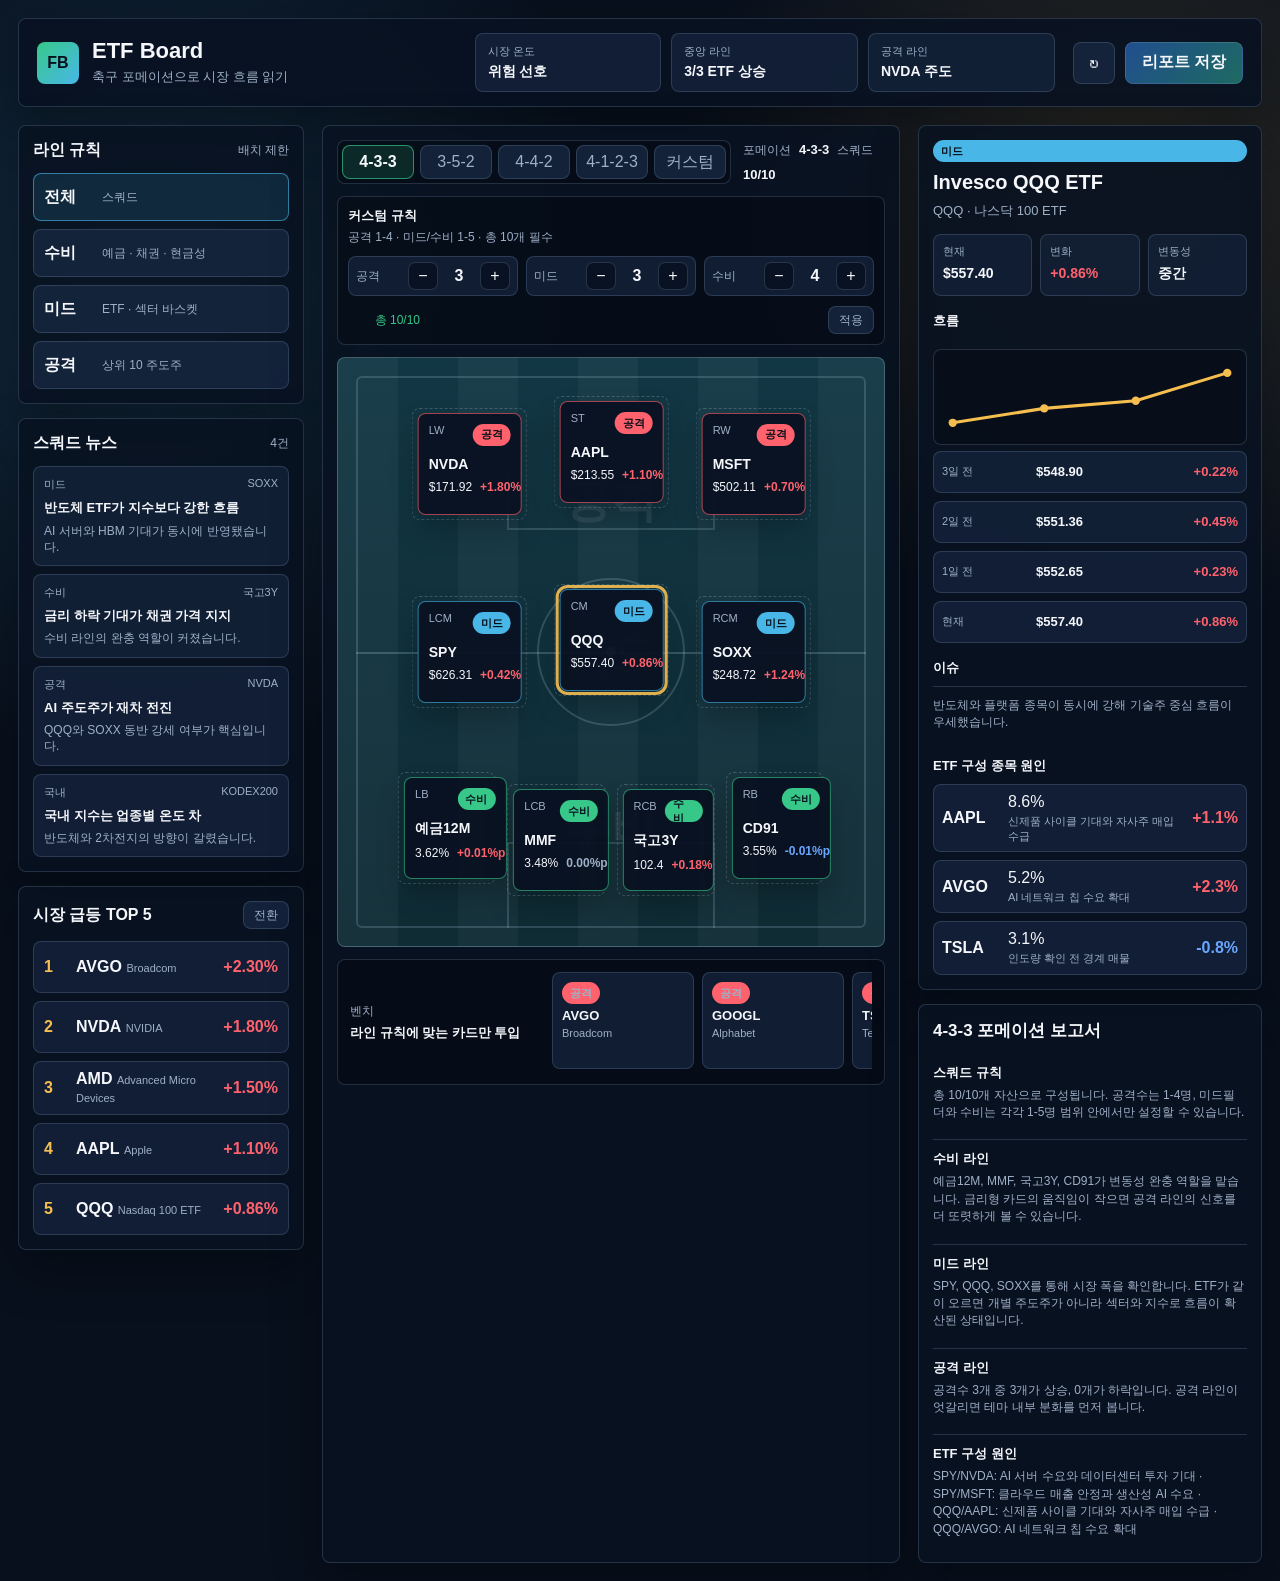
<file: etf-board/index.html>
<!doctype html>
<html lang="ko">
  <head>
    <meta charset="utf-8" />
    <meta name="viewport" content="width=device-width, initial-scale=1" />
    <title>ETF Board</title>
    <link rel="stylesheet" href="assets/styles.css" />
  </head>
  <body>
    <div class="app-shell">
      <header class="topbar">
        <div class="brand">
          <div class="brand-mark" aria-hidden="true">FB</div>
          <div>
            <h1>ETF Board</h1>
            <p>축구 포메이션으로 시장 흐름 읽기</p>
          </div>
        </div>

        <div class="market-strip" aria-label="시장 요약">
          <div>
            <span class="strip-label">시장 온도</span>
            <strong id="marketMood">중립 상승</strong>
          </div>
          <div>
            <span class="strip-label">중앙 라인</span>
            <strong id="midfieldSignal">ETF 확산</strong>
          </div>
          <div>
            <span class="strip-label">공격 라인</span>
            <strong id="attackSignal">AI 주도</strong>
          </div>
        </div>

        <div class="topbar-actions">
          <button class="icon-button" id="refreshReport" type="button" title="리포트 갱신" aria-label="리포트 갱신">
            <span aria-hidden="true">↻</span>
          </button>
          <button class="primary-button" id="downloadReport" type="button">리포트 저장</button>
        </div>
      </header>

      <main class="dashboard">
        <aside class="left-rail" aria-label="시장 탐색">
          <section class="rail-section">
            <div class="section-title">
              <span>라인 규칙</span>
              <small>배치 제한</small>
            </div>
            <div class="rule-list">
              <button class="rule-chip is-active" data-line-filter="all" type="button">
                <strong>전체</strong>
                <span>스쿼드</span>
              </button>
              <button class="rule-chip" data-line-filter="defense" type="button">
                <strong>수비</strong>
                <span>예금 · 채권 · 현금성</span>
              </button>
              <button class="rule-chip" data-line-filter="midfield" type="button">
                <strong>미드</strong>
                <span>ETF · 섹터 바스켓</span>
              </button>
              <button class="rule-chip" data-line-filter="attack" type="button">
                <strong>공격</strong>
                <span>상위 10 주도주</span>
              </button>
            </div>
          </section>

          <section class="rail-section">
            <div class="section-title">
              <span>스쿼드 뉴스</span>
              <small id="newsCount">0건</small>
            </div>
            <div class="news-list" id="newsList"></div>
          </section>

          <section class="rail-section">
            <div class="section-title">
              <span>시장 급등 TOP 5</span>
              <button class="mini-button" id="rotateMovers" type="button">전환</button>
            </div>
            <div class="mover-list" id="moverList"></div>
          </section>
        </aside>

        <section class="field-shell" aria-label="포메이션 보드">
          <div class="field-toolbar">
            <div class="segmented formation-tabs" role="group" aria-label="포메이션">
              <button class="segment is-active" data-formation-key="4-3-3" type="button">4-3-3</button>
              <button class="segment" data-formation-key="3-5-2" type="button">3-5-2</button>
              <button class="segment" data-formation-key="4-4-2" type="button">4-4-2</button>
              <button class="segment" data-formation-key="4-1-2-3" type="button">4-1-2-3</button>
              <button class="segment" data-formation-key="custom" type="button">커스텀</button>
            </div>
            <div class="session-meta">
              <span>포메이션</span>
              <strong id="formationName">4-3-3</strong>
              <span>스쿼드</span>
              <strong id="squadCount">10/10</strong>
            </div>
          </div>

          <div class="custom-panel" id="customPanel" aria-label="커스텀 포메이션 설정">
            <div class="custom-rule">
              <strong>커스텀 규칙</strong>
              <span>공격 1-4 · 미드/수비 1-5 · 총 10개 필수</span>
            </div>
            <div class="line-steppers">
              <div class="line-stepper">
                <span>공격</span>
                <button type="button" data-custom-adjust="attack:-1" aria-label="공격수 줄이기">−</button>
                <strong data-custom-value="attack">3</strong>
                <button type="button" data-custom-adjust="attack:1" aria-label="공격수 늘리기">+</button>
              </div>
              <div class="line-stepper">
                <span>미드</span>
                <button type="button" data-custom-adjust="midfield:-1" aria-label="미드필더 줄이기">−</button>
                <strong data-custom-value="midfield">3</strong>
                <button type="button" data-custom-adjust="midfield:1" aria-label="미드필더 늘리기">+</button>
              </div>
              <div class="line-stepper">
                <span>수비</span>
                <button type="button" data-custom-adjust="defense:-1" aria-label="수비수 줄이기">−</button>
                <strong data-custom-value="defense">4</strong>
                <button type="button" data-custom-adjust="defense:1" aria-label="수비수 늘리기">+</button>
              </div>
            </div>
            <div class="custom-actions">
              <span id="customRuleStatus">총 10/10</span>
              <button class="mini-button" id="applyCustomFormation" type="button">적용</button>
            </div>
          </div>

          <div class="pitch" id="pitch" aria-label="축구장형 자산 배치판">
            <div class="pitch-line halfway"></div>
            <div class="pitch-line box-top"></div>
            <div class="pitch-line box-bottom"></div>
            <div class="pitch-circle"></div>
            <div class="pitch-label attack">공격</div>
            <div class="pitch-label midfield">미드</div>
            <div class="pitch-label defense">수비</div>
          </div>

          <div class="bench-strip">
            <div>
              <span class="bench-label">벤치</span>
              <strong id="benchHint">라인 규칙에 맞는 카드만 투입</strong>
            </div>
            <div class="bench-list" id="benchList" aria-label="벤치 종목"></div>
          </div>
        </section>

        <aside class="right-rail" aria-label="상세 정보">
          <section class="detail-panel" id="assetDetail"></section>
          <section class="report-panel" id="reportPanel"></section>
        </aside>
      </main>
    </div>

    <div class="toast" id="toast" role="status" aria-live="polite"></div>

    <script src="assets/app.js"></script>
  </body>
</html>
</file>
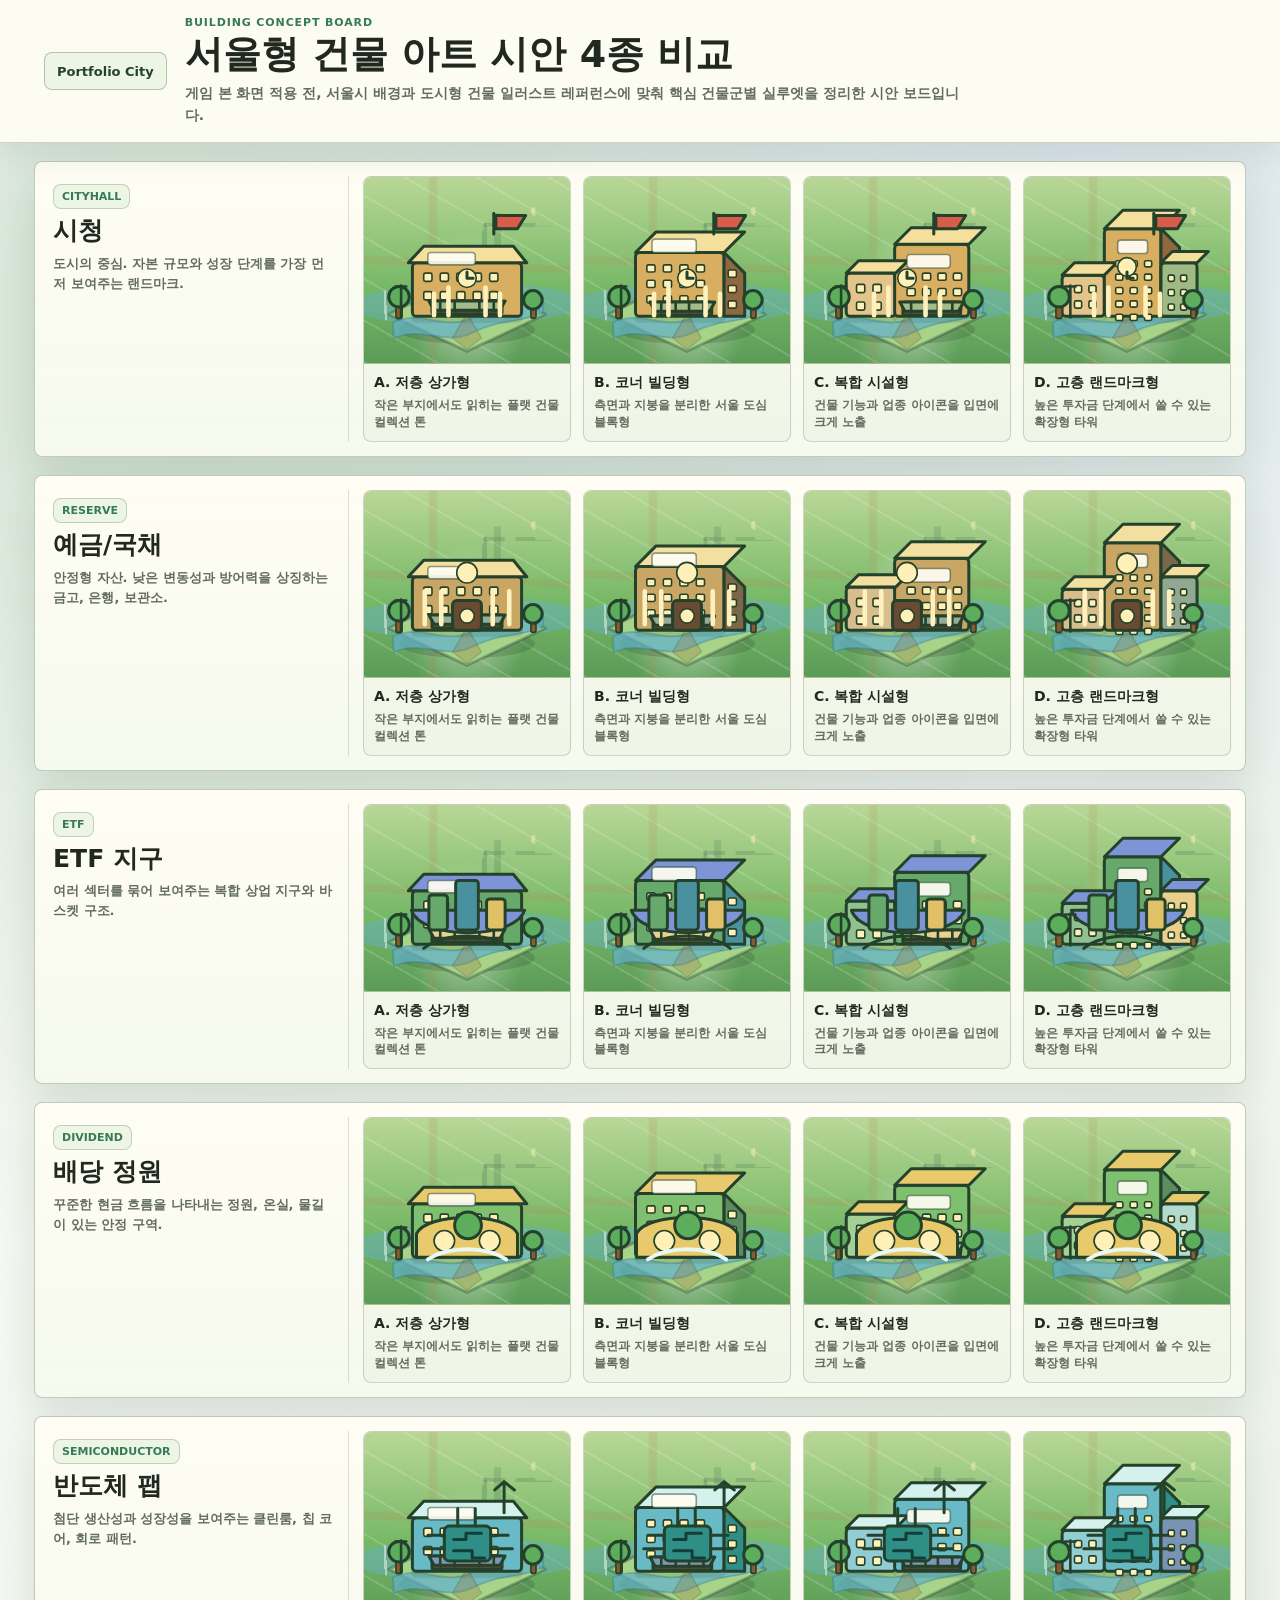
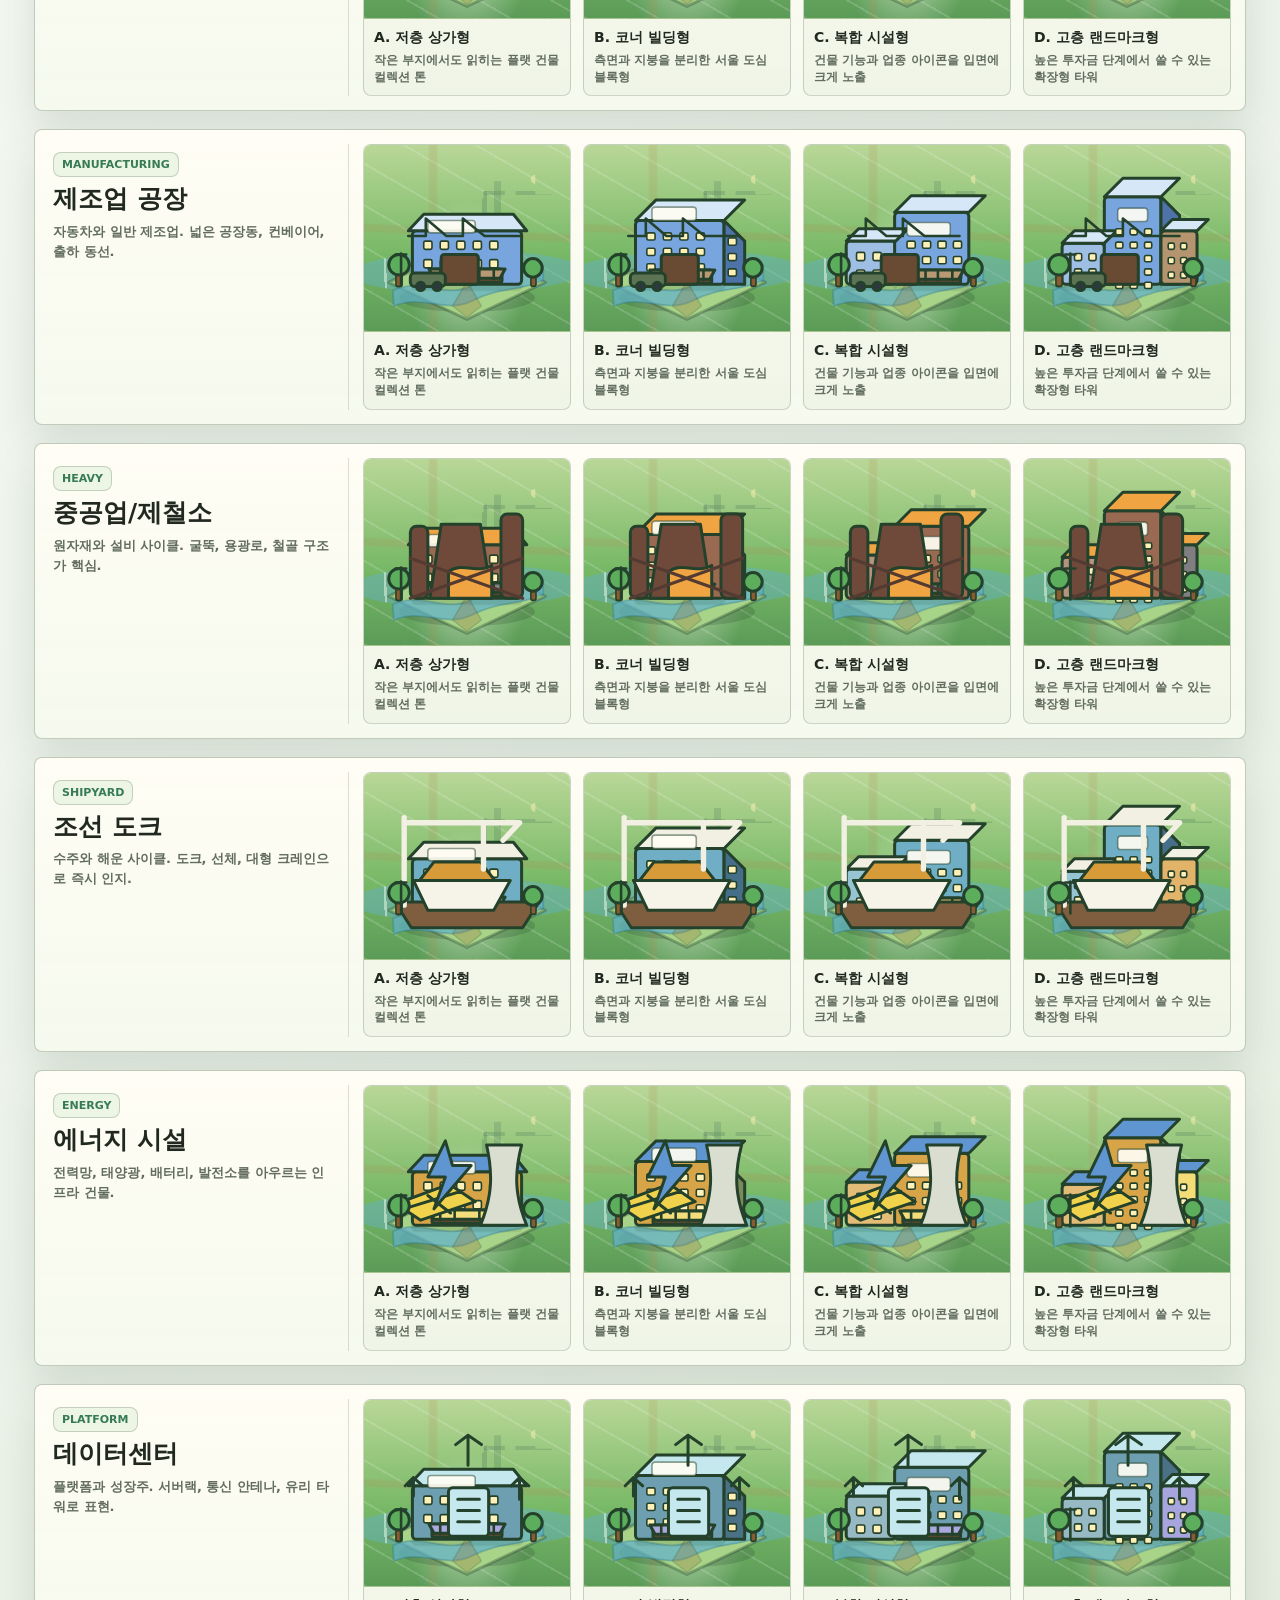
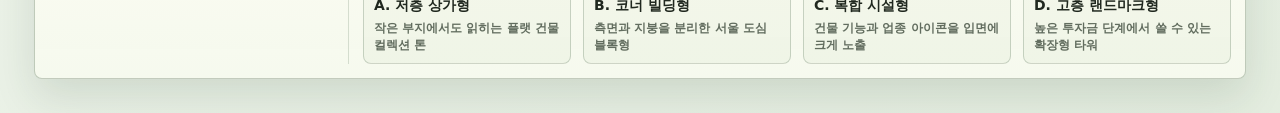
<file: portfolio-city/art-board.html>
<!doctype html>
<html lang="ko">
  <head>
    <meta charset="utf-8" />
    <meta name="viewport" content="width=device-width, initial-scale=1" />
    <title>Portfolio City Art Board</title>
    <link rel="stylesheet" href="./assets/art-board.css?v=20260811-seoul-geo" />
  </head>
  <body>
    <header class="art-header">
      <a class="back-link" href="./">Portfolio City</a>
      <div>
        <span class="eyebrow">BUILDING CONCEPT BOARD</span>
        <h1>서울형 건물 아트 시안 4종 비교</h1>
        <p>게임 본 화면 적용 전, 서울시 배경과 도시형 건물 일러스트 레퍼런스에 맞춰 핵심 건물군별 실루엣을 정리한 시안 보드입니다.</p>
      </div>
    </header>

    <main class="art-board" id="artBoard"></main>

    <script src="./assets/art-board.js?v=20260811-seoul-geo"></script>
  </body>
</html>
</file>
<file: etf-board/assets/styles.css>
:root {
  --bg: #08101d;
  --surface: #101a2d;
  --surface-strong: #16253d;
  --line: rgba(142, 169, 204, 0.22);
  --text: #f5f7fb;
  --muted: #9fb0c7;
  --green: #37c889;
  --amber: #f6be4f;
  --red: #ff626d;
  --cyan: #48b7e8;
  --violet: #9c7df5;
  --navy: #0b1526;
  --field-1: #0f2b34;
  --field-2: #123744;
  --shadow: 0 20px 50px rgba(0, 0, 0, 0.32);
  color-scheme: dark;
  font-family: Inter, Pretendard, "Noto Sans KR", "Segoe UI", sans-serif;
}

* {
  box-sizing: border-box;
}

body {
  margin: 0;
  min-width: 320px;
  min-height: 100vh;
  background:
    radial-gradient(circle at 12% 18%, rgba(72, 183, 232, 0.16), transparent 28%),
    radial-gradient(circle at 88% 12%, rgba(246, 190, 79, 0.14), transparent 25%),
    var(--bg);
  color: var(--text);
}

button {
  font: inherit;
}

.app-shell {
  min-height: 100vh;
  padding: 18px;
}

.topbar {
  display: grid;
  grid-template-columns: minmax(220px, 1fr) minmax(360px, 580px) auto;
  gap: 18px;
  align-items: center;
  min-height: 76px;
  padding: 14px 18px;
  border: 1px solid var(--line);
  border-radius: 8px;
  background: rgba(9, 18, 33, 0.88);
  box-shadow: var(--shadow);
}

.brand {
  display: flex;
  align-items: center;
  gap: 13px;
  min-width: 0;
}

.brand-mark {
  display: grid;
  place-items: center;
  width: 42px;
  height: 42px;
  border-radius: 8px;
  background: linear-gradient(135deg, var(--green), var(--cyan));
  color: #06101b;
  font-weight: 900;
  letter-spacing: 0;
}

.brand h1 {
  margin: 0;
  font-size: 22px;
  line-height: 1.1;
  letter-spacing: 0;
}

.brand p {
  margin: 5px 0 0;
  color: var(--muted);
  font-size: 13px;
}

.market-strip {
  display: grid;
  grid-template-columns: repeat(3, minmax(0, 1fr));
  gap: 10px;
}

.market-strip > div {
  min-width: 0;
  padding: 10px 12px;
  border: 1px solid var(--line);
  border-radius: 8px;
  background: rgba(22, 37, 61, 0.72);
}

.strip-label {
  display: block;
  color: var(--muted);
  font-size: 11px;
  white-space: nowrap;
}

.market-strip strong {
  display: block;
  margin-top: 4px;
  overflow: hidden;
  font-size: 14px;
  text-overflow: ellipsis;
  white-space: nowrap;
}

.topbar-actions {
  display: flex;
  justify-content: flex-end;
  gap: 10px;
}

.icon-button,
.primary-button,
.mini-button,
.segment,
.rule-chip {
  border: 1px solid var(--line);
  border-radius: 8px;
  color: var(--text);
  background: rgba(22, 37, 61, 0.9);
  cursor: pointer;
}

.icon-button {
  width: 42px;
  height: 42px;
  font-size: 20px;
}

.primary-button {
  height: 42px;
  padding: 0 16px;
  background: linear-gradient(135deg, #214e8e, #1d6a61);
  font-weight: 800;
}

.dashboard {
  display: grid;
  grid-template-columns: 286px minmax(560px, 1fr) 344px;
  gap: 18px;
  margin-top: 18px;
}

.left-rail,
.right-rail,
.field-shell {
  min-width: 0;
}

.left-rail,
.right-rail {
  display: grid;
  align-content: start;
  gap: 14px;
}

.rail-section,
.detail-panel,
.report-panel,
.field-shell {
  border: 1px solid var(--line);
  border-radius: 8px;
  background: rgba(9, 18, 33, 0.86);
  box-shadow: var(--shadow);
}

.rail-section,
.detail-panel,
.report-panel {
  padding: 14px;
}

.section-title {
  display: flex;
  align-items: center;
  justify-content: space-between;
  gap: 12px;
  margin-bottom: 12px;
}

.section-title span {
  font-weight: 850;
}

.section-title small {
  color: var(--muted);
  font-size: 12px;
}

.rule-list {
  display: grid;
  gap: 8px;
}

.rule-chip {
  display: grid;
  grid-template-columns: 48px 1fr;
  gap: 10px;
  align-items: center;
  min-height: 48px;
  padding: 8px 10px;
  text-align: left;
}

.rule-chip strong {
  color: var(--text);
}

.rule-chip span {
  overflow: hidden;
  color: var(--muted);
  font-size: 12px;
  text-overflow: ellipsis;
  white-space: nowrap;
}

.rule-chip.is-active {
  border-color: rgba(72, 183, 232, 0.62);
  background: rgba(72, 183, 232, 0.13);
}

.news-list,
.mover-list {
  display: grid;
  gap: 8px;
}

.news-item,
.mover-item,
.bench-card,
.flow-row,
.holding-row {
  border: 1px solid var(--line);
  border-radius: 8px;
  background: rgba(22, 37, 61, 0.72);
}

.news-item {
  padding: 10px;
}

.news-item header {
  display: flex;
  justify-content: space-between;
  gap: 8px;
  color: var(--muted);
  font-size: 11px;
}

.news-item strong {
  display: block;
  margin-top: 7px;
  font-size: 13px;
  line-height: 1.35;
}

.news-item p {
  margin: 6px 0 0;
  color: var(--muted);
  font-size: 12px;
  line-height: 1.35;
}

.mini-button {
  height: 28px;
  padding: 0 10px;
  color: var(--muted);
  font-size: 12px;
}

.mover-item {
  display: grid;
  grid-template-columns: 24px 1fr auto;
  gap: 8px;
  align-items: center;
  min-height: 52px;
  padding: 8px 10px;
}

.rank {
  color: var(--amber);
  font-weight: 900;
}

.mover-item strong,
.bench-card strong {
  overflow: hidden;
  text-overflow: ellipsis;
  white-space: nowrap;
}

.mover-item span,
.bench-card span {
  color: var(--muted);
  font-size: 11px;
}

.positive {
  color: var(--red);
}

.negative {
  color: #69a7ff;
}

.neutral {
  color: var(--muted);
}

.field-shell {
  padding: 14px;
}

.field-toolbar {
  display: flex;
  justify-content: space-between;
  gap: 12px;
  align-items: center;
  margin-bottom: 12px;
}

.segmented {
  display: inline-grid;
  grid-template-columns: repeat(3, 76px);
  gap: 6px;
  padding: 4px;
  border: 1px solid var(--line);
  border-radius: 8px;
  background: rgba(3, 8, 16, 0.5);
}

.formation-tabs {
  grid-template-columns: repeat(5, minmax(72px, 1fr));
}

.segment {
  min-height: 34px;
  color: var(--muted);
}

.segment.is-active {
  border-color: rgba(55, 200, 137, 0.68);
  background: rgba(55, 200, 137, 0.15);
  color: var(--text);
  font-weight: 850;
}

.session-meta {
  display: flex;
  flex-wrap: wrap;
  gap: 8px;
  align-items: baseline;
  color: var(--muted);
  font-size: 12px;
}

.session-meta strong {
  color: var(--text);
  font-size: 13px;
}

.custom-panel {
  display: grid;
  grid-template-columns: 1fr;
  gap: 10px;
  align-items: center;
  margin-bottom: 12px;
  padding: 10px;
  border: 1px solid var(--line);
  border-radius: 8px;
  background: rgba(3, 8, 16, 0.42);
}

.custom-rule {
  min-width: 0;
}

.custom-rule strong,
.custom-rule span {
  display: block;
}

.custom-rule strong {
  font-size: 13px;
}

.custom-rule span {
  margin-top: 4px;
  overflow: hidden;
  color: var(--muted);
  font-size: 12px;
  text-overflow: ellipsis;
  white-space: nowrap;
}

.line-steppers {
  display: grid;
  grid-template-columns: repeat(3, minmax(0, 1fr));
  gap: 8px;
}

.line-stepper {
  display: grid;
  grid-template-columns: 1fr 30px 32px 30px;
  gap: 5px;
  align-items: center;
  min-height: 38px;
  padding: 5px 7px;
  border: 1px solid var(--line);
  border-radius: 8px;
  background: rgba(22, 37, 61, 0.72);
}

.line-stepper span {
  color: var(--muted);
  font-size: 12px;
}

.line-stepper strong {
  text-align: center;
}

.line-stepper button {
  width: 30px;
  height: 28px;
  border: 1px solid var(--line);
  border-radius: 7px;
  background: rgba(9, 18, 33, 0.9);
  color: var(--text);
  cursor: pointer;
}

.line-stepper button:disabled,
.custom-actions button:disabled {
  cursor: not-allowed;
  opacity: 0.42;
}

.custom-actions {
  display: flex;
  justify-content: space-between;
  gap: 8px;
  align-items: center;
}

.custom-actions span {
  min-width: 72px;
  color: var(--muted);
  font-size: 12px;
  text-align: right;
}

.custom-actions span.is-valid {
  color: var(--green);
}

.custom-actions span.is-invalid {
  color: var(--red);
}

.pitch {
  position: relative;
  overflow: hidden;
  width: 100%;
  min-height: 590px;
  border: 1px solid rgba(178, 208, 230, 0.28);
  border-radius: 8px;
  background:
    linear-gradient(90deg, rgba(255, 255, 255, 0.035) 0 11%, transparent 11% 22%, rgba(255, 255, 255, 0.035) 22% 33%, transparent 33% 44%, rgba(255, 255, 255, 0.035) 44% 55%, transparent 55% 66%, rgba(255, 255, 255, 0.035) 66% 77%, transparent 77% 88%, rgba(255, 255, 255, 0.035) 88% 100%),
    linear-gradient(180deg, var(--field-2), var(--field-1));
}

.pitch::before {
  content: "";
  position: absolute;
  inset: 18px;
  border: 2px solid rgba(175, 211, 228, 0.2);
  border-radius: 6px;
  pointer-events: none;
}

.pitch-line {
  position: absolute;
  left: 18px;
  right: 18px;
  height: 2px;
  background: rgba(175, 211, 228, 0.24);
}

.pitch-line.halfway {
  top: 50%;
}

.pitch-line.box-top {
  top: 20%;
  left: 31%;
  right: 31%;
  height: 54px;
  border: 2px solid rgba(175, 211, 228, 0.2);
  border-top: 0;
  background: transparent;
}

.pitch-line.box-bottom {
  bottom: 18px;
  left: 31%;
  right: 31%;
  height: 86px;
  border: 2px solid rgba(175, 211, 228, 0.2);
  border-bottom: 0;
  background: transparent;
}

.pitch-circle {
  position: absolute;
  top: 50%;
  left: 50%;
  width: 148px;
  height: 148px;
  border: 2px solid rgba(175, 211, 228, 0.21);
  border-radius: 999px;
  transform: translate(-50%, -50%);
}

.pitch-circle::after {
  content: "";
  position: absolute;
  top: 50%;
  left: 50%;
  width: 10px;
  height: 10px;
  border-radius: 999px;
  background: rgba(245, 247, 251, 0.45);
  transform: translate(-50%, -50%);
}

.pitch-label {
  position: absolute;
  left: 50%;
  color: rgba(245, 247, 251, 0.09);
  font-size: 46px;
  font-weight: 950;
  letter-spacing: 0;
  transform: translateX(-50%);
  pointer-events: none;
}

.pitch-label.attack {
  top: 112px;
}

.pitch-label.midfield {
  top: calc(50% - 28px);
}

.pitch-label.defense {
  bottom: 86px;
}

.slot {
  position: absolute;
  display: grid;
  place-items: center;
  width: var(--slot-width, min(142px, 22%));
  min-height: 112px;
  border: 1px dashed rgba(180, 207, 228, 0.25);
  border-radius: 8px;
  transform: translate(-50%, -50%);
  transition: border-color 0.16s ease, background 0.16s ease, transform 0.16s ease;
}

.slot.can-drop {
  border-color: rgba(55, 200, 137, 0.88);
  background: rgba(55, 200, 137, 0.1);
}

.slot.cannot-drop {
  border-color: rgba(255, 98, 109, 0.88);
  background: rgba(255, 98, 109, 0.08);
}

.slot-empty {
  display: grid;
  place-items: center;
  width: calc(100% - 18px);
  min-height: 92px;
  color: rgba(245, 247, 251, 0.42);
  font-size: 12px;
  text-align: center;
}

.formation-card {
  width: calc(100% - 10px);
  min-height: 102px;
  padding: 10px;
  border: 1px solid var(--line);
  border-radius: 8px;
  background: rgba(9, 18, 33, 0.94);
  box-shadow: 0 14px 28px rgba(0, 0, 0, 0.24);
  cursor: pointer;
}

.formation-card.is-selected {
  outline: 3px solid rgba(246, 190, 79, 0.9);
  outline-offset: 1px;
}

.formation-card[data-line="defense"] {
  border-color: rgba(55, 200, 137, 0.62);
}

.formation-card[data-line="midfield"] {
  border-color: rgba(72, 183, 232, 0.62);
}

.formation-card[data-line="attack"] {
  border-color: rgba(255, 98, 109, 0.62);
}

.card-kicker {
  display: flex;
  justify-content: space-between;
  gap: 8px;
  color: var(--muted);
  font-size: 11px;
}

.card-name {
  display: block;
  margin-top: 10px;
  overflow: hidden;
  color: var(--text);
  font-size: 14px;
  font-weight: 900;
  text-overflow: ellipsis;
  white-space: nowrap;
}

.card-price {
  display: flex;
  justify-content: space-between;
  gap: 8px;
  margin-top: 8px;
  font-size: 12px;
}

.bench-strip {
  display: grid;
  grid-template-columns: 190px 1fr;
  gap: 12px;
  align-items: center;
  min-height: 98px;
  margin-top: 12px;
  padding: 12px;
  border: 1px solid var(--line);
  border-radius: 8px;
  background: rgba(3, 8, 16, 0.46);
}

.bench-label {
  display: block;
  color: var(--muted);
  font-size: 12px;
}

.bench-strip strong {
  display: block;
  margin-top: 4px;
  font-size: 13px;
}

.bench-list {
  display: grid;
  grid-auto-flow: column;
  grid-auto-columns: 142px;
  gap: 8px;
  overflow-x: auto;
  padding-bottom: 3px;
}

.bench-card {
  min-height: 70px;
  padding: 9px;
  cursor: grab;
}

.bench-card:active {
  cursor: grabbing;
}

.bench-card.is-picked {
  border-color: rgba(246, 190, 79, 0.8);
  background: rgba(246, 190, 79, 0.12);
}

.line-badge,
.detail-badge {
  display: inline-flex;
  align-items: center;
  height: 22px;
  padding: 0 8px;
  border-radius: 999px;
  color: #06101b;
  font-size: 11px;
  font-weight: 900;
}

.line-badge.defense,
.detail-badge.defense {
  background: var(--green);
}

.line-badge.midfield,
.detail-badge.midfield {
  background: var(--cyan);
}

.line-badge.attack,
.detail-badge.attack {
  background: var(--red);
}

.detail-heading {
  display: grid;
  gap: 8px;
  margin-bottom: 14px;
}

.detail-heading h2 {
  margin: 0;
  font-size: 20px;
  line-height: 1.2;
}

.detail-heading p {
  margin: 0;
  color: var(--muted);
  font-size: 13px;
}

.metric-grid {
  display: grid;
  grid-template-columns: repeat(3, minmax(0, 1fr));
  gap: 8px;
  margin-bottom: 14px;
}

.metric {
  min-height: 62px;
  padding: 9px;
  border: 1px solid var(--line);
  border-radius: 8px;
  background: rgba(22, 37, 61, 0.64);
}

.metric span {
  display: block;
  color: var(--muted);
  font-size: 11px;
}

.metric strong {
  display: block;
  margin-top: 6px;
  overflow: hidden;
  font-size: 14px;
  text-overflow: ellipsis;
  white-space: nowrap;
}

.detail-subtitle {
  margin: 16px 0 9px;
  font-size: 13px;
  font-weight: 900;
}

.flow-list,
.holding-list,
.report-lines {
  display: grid;
  gap: 8px;
}

.flow-row {
  display: grid;
  grid-template-columns: 86px 1fr auto;
  gap: 8px;
  align-items: center;
  min-height: 42px;
  padding: 8px;
}

.flow-row span {
  color: var(--muted);
  font-size: 11px;
}

.flow-row strong {
  font-size: 13px;
}

.sparkline {
  width: 100%;
  min-height: 88px;
  margin: 10px 0 2px;
  border: 1px solid var(--line);
  border-radius: 8px;
  background: rgba(3, 8, 16, 0.38);
}

.sparkline polyline {
  fill: none;
  stroke: var(--amber);
  stroke-width: 3;
  stroke-linecap: round;
  stroke-linejoin: round;
}

.sparkline circle {
  fill: var(--amber);
}

.holding-row {
  display: grid;
  grid-template-columns: 58px 1fr auto;
  gap: 8px;
  min-height: 52px;
  align-items: center;
  padding: 8px;
}

.holding-row p {
  margin: 3px 0 0;
  color: var(--muted);
  font-size: 11px;
  line-height: 1.3;
}

.report-panel h2 {
  margin: 0 0 12px;
  font-size: 17px;
}

.report-line {
  padding: 10px 0;
  border-top: 1px solid var(--line);
}

.report-line:first-child {
  border-top: 0;
}

.report-line strong {
  display: block;
  margin-bottom: 5px;
  font-size: 13px;
}

.report-line p {
  margin: 0;
  color: var(--muted);
  font-size: 12px;
  line-height: 1.45;
}

.toast {
  position: fixed;
  right: 22px;
  bottom: 22px;
  z-index: 20;
  max-width: min(420px, calc(100vw - 44px));
  padding: 12px 14px;
  border: 1px solid rgba(246, 190, 79, 0.64);
  border-radius: 8px;
  background: rgba(10, 18, 31, 0.96);
  color: var(--text);
  box-shadow: var(--shadow);
  opacity: 0;
  transform: translateY(14px);
  transition: opacity 0.18s ease, transform 0.18s ease;
  pointer-events: none;
}

.toast.is-visible {
  opacity: 1;
  transform: translateY(0);
}

@media (max-width: 1180px) {
  .topbar,
  .dashboard {
    grid-template-columns: 1fr;
  }

  .market-strip {
    grid-template-columns: repeat(3, minmax(0, 1fr));
  }

  .left-rail {
    grid-template-columns: repeat(3, minmax(0, 1fr));
  }
}

@media (max-width: 760px) {
  .app-shell {
    padding: 10px;
  }

  .market-strip,
  .left-rail,
  .metric-grid,
  .bench-strip {
    grid-template-columns: 1fr;
  }

  .topbar-actions,
  .field-toolbar {
    align-items: stretch;
    flex-direction: column;
  }

  .segmented {
    width: 100%;
    grid-template-columns: repeat(3, minmax(0, 1fr));
  }

  .formation-tabs {
    grid-template-columns: repeat(2, minmax(0, 1fr));
  }

  .custom-panel,
  .line-steppers {
    grid-template-columns: 1fr;
  }

  .custom-actions {
    justify-content: space-between;
  }

  .pitch {
    min-height: 760px;
  }

  .slot {
    width: var(--slot-width, min(150px, 42%));
  }
}
</file>
<file: portfolio-city/assets/art-board.css>
:root {
  --bg: #edf2e7;
  --surface: #fffdf4;
  --surface-soft: #f4f0dd;
  --line: #c8d2bd;
  --line-strong: #70866f;
  --text: #20281f;
  --muted: #626d5f;
  --green: #2f8f46;
  --blue: #4b7fc5;
  --amber: #d49438;
  --shadow: 0 18px 42px rgba(32, 60, 42, 0.13);
  --radius: 8px;
}

* {
  box-sizing: border-box;
}

body {
  min-width: 320px;
  margin: 0;
  background:
    radial-gradient(circle at 14% 10%, rgba(70, 139, 79, 0.22), transparent 29%),
    radial-gradient(circle at 85% 4%, rgba(76, 127, 197, 0.15), transparent 27%),
    linear-gradient(140deg, rgba(255, 255, 255, 0.82), rgba(226, 236, 222, 0.82)),
    var(--bg);
  color: var(--text);
  font-family:
    Inter, "Pretendard", "Noto Sans KR", system-ui, -apple-system, BlinkMacSystemFont,
    "Segoe UI", sans-serif;
  letter-spacing: 0;
}

a {
  color: inherit;
  text-decoration: none;
}

.art-header {
  position: sticky;
  top: 0;
  z-index: 10;
  display: grid;
  grid-template-columns: auto minmax(0, 1fr);
  gap: 18px;
  align-items: center;
  border-bottom: 1px solid rgba(112, 134, 111, 0.34);
  background: rgba(255, 253, 244, 0.93);
  padding: 16px clamp(16px, 4vw, 44px);
  box-shadow: 0 12px 30px rgba(34, 55, 38, 0.1);
  backdrop-filter: blur(16px);
}

.back-link {
  display: inline-flex;
  align-items: center;
  justify-content: center;
  min-height: 38px;
  border: 1px solid rgba(112, 134, 111, 0.46);
  border-radius: var(--radius);
  background: #edf6e5;
  padding: 0 12px;
  color: #25432c;
  font-size: 13px;
  font-weight: 900;
  white-space: nowrap;
}

.eyebrow {
  display: block;
  margin-bottom: 5px;
  color: #367b54;
  font-size: 11px;
  font-weight: 900;
  letter-spacing: 0.08em;
}

h1,
h2,
p {
  margin: 0;
}

h1 {
  font-size: clamp(24px, 3vw, 38px);
  line-height: 1.08;
}

.art-header p {
  margin-top: 8px;
  max-width: 780px;
  color: var(--muted);
  font-size: 14px;
  font-weight: 700;
  line-height: 1.55;
}

.art-board {
  display: grid;
  gap: 18px;
  width: min(1480px, 100%);
  margin: 0 auto;
  padding: 18px clamp(14px, 3vw, 34px) 34px;
}

.building-section {
  display: grid;
  grid-template-columns: minmax(220px, 300px) minmax(0, 1fr);
  gap: 14px;
  align-items: stretch;
  border: 1px solid rgba(112, 134, 111, 0.42);
  border-radius: var(--radius);
  background:
    linear-gradient(180deg, rgba(255, 253, 244, 0.96), rgba(245, 249, 238, 0.94)),
    var(--surface);
  box-shadow: var(--shadow);
  padding: 14px;
}

.section-heading {
  display: grid;
  align-content: start;
  gap: 8px;
  min-width: 0;
  border-right: 1px solid rgba(112, 134, 111, 0.26);
  padding: 8px 14px 8px 4px;
}

.section-heading span {
  width: max-content;
  border: 1px solid rgba(112, 134, 111, 0.35);
  border-radius: var(--radius);
  background: #edf6e5;
  padding: 5px 8px;
  color: #367b54;
  font-size: 11px;
  font-weight: 900;
  text-transform: uppercase;
}

.section-heading h2 {
  font-size: 25px;
  line-height: 1.15;
}

.section-heading p {
  color: var(--muted);
  font-size: 13px;
  font-weight: 750;
  line-height: 1.55;
}

.variant-grid {
  display: grid;
  grid-template-columns: repeat(4, minmax(0, 1fr));
  gap: 12px;
}

.variant-card {
  min-width: 0;
  border: 1px solid rgba(112, 134, 111, 0.34);
  border-radius: var(--radius);
  background:
    linear-gradient(180deg, rgba(255, 253, 244, 0.9), rgba(239, 245, 232, 0.92)),
    var(--surface-soft);
  overflow: hidden;
}

.art-frame {
  position: relative;
  display: grid;
  place-items: center;
  min-height: 186px;
  border-bottom: 1px solid rgba(112, 134, 111, 0.24);
  background:
    linear-gradient(90deg, transparent 0 31%, rgba(174, 139, 82, 0.18) 32% 35%, transparent 36%),
    linear-gradient(3deg, transparent 0 50%, rgba(174, 139, 82, 0.2) 51% 54%, transparent 55%),
    radial-gradient(ellipse at 50% 72%, rgba(255, 253, 244, 0.5), transparent 42%),
    repeating-linear-gradient(30deg, rgba(255, 255, 255, 0.15) 0 2px, transparent 2px 36px),
    linear-gradient(180deg, #b9d797, #78b967 58%, #5b9b58);
  overflow: hidden;
}

.art-frame::before {
  content: "";
  position: absolute;
  left: -12px;
  right: -12px;
  top: 106px;
  height: 42px;
  border-radius: 45% 58% 43% 57%;
  background:
    linear-gradient(90deg, transparent 0 14%, rgba(255, 255, 255, 0.6) 14% 15%, transparent 15% 37%, rgba(255, 255, 255, 0.54) 37% 38%, transparent 38% 62%, rgba(255, 255, 255, 0.5) 62% 63%, transparent 63%),
    rgba(101, 177, 202, 0.58);
  transform: rotate(-2deg);
  opacity: 0.78;
}

.art-frame::after {
  content: "";
  position: absolute;
  right: 18px;
  top: 28px;
  width: 76px;
  height: 42px;
  background:
    linear-gradient(90deg, transparent 0 6px, rgba(45, 86, 76, 0.34) 6px 11px, transparent 11px 18px, rgba(45, 86, 76, 0.28) 18px 25px, transparent 25px),
    linear-gradient(180deg, transparent 0 18px, rgba(45, 86, 76, 0.32) 18px 22px, transparent 22px),
    radial-gradient(circle at 78% 15%, rgba(255, 241, 175, 0.85) 0 4px, transparent 5px);
  clip-path: polygon(0 100%, 0 60%, 10% 60%, 10% 42%, 23% 42%, 23% 18%, 38% 18%, 38% 56%, 52% 56%, 52% 35%, 64% 35%, 64% 4%, 78% 4%, 78% 50%, 100% 50%, 100% 100%);
  opacity: 0.58;
}

.variant-copy {
  display: grid;
  gap: 5px;
  min-height: 74px;
  padding: 10px;
}

.variant-copy strong {
  font-size: 14px;
}

.variant-copy span {
  color: var(--muted);
  font-size: 12px;
  font-weight: 760;
  line-height: 1.4;
}

.building-svg {
  position: relative;
  z-index: 2;
  width: min(100%, 218px);
  height: 186px;
  overflow: visible;
}

.building-svg * {
  vector-effect: non-scaling-stroke;
}

.building-svg path,
.building-svg rect,
.building-svg circle,
.building-svg ellipse {
  stroke: #24422b;
  stroke-width: 3;
  stroke-linecap: round;
  stroke-linejoin: round;
}

.building-svg .shadow {
  fill: rgba(24, 49, 29, 0.18);
  stroke: none;
}

.building-svg .tile {
  fill: #a8d489;
  stroke: rgba(36, 66, 43, 0.34);
}

.building-svg .tile-road {
  fill: rgba(151, 115, 58, 0.3);
  stroke: rgba(36, 66, 43, 0.18);
  stroke-width: 1.5;
}

.building-svg .mini-han-river {
  fill: rgba(99, 178, 202, 0.72);
  stroke: rgba(42, 117, 145, 0.34);
  stroke-width: 1.8;
}

.building-svg .body,
.building-svg .greenhouse {
  fill: var(--primary);
}

.building-svg .secondary {
  fill: color-mix(in srgb, var(--primary) 72%, #fffdf4);
}

.building-svg .tertiary {
  fill: color-mix(in srgb, var(--extra) 75%, #fffdf4);
}

.building-svg .side,
.building-svg .dock-side,
.building-svg .glass-side {
  fill: var(--side);
}

.building-svg .roof,
.building-svg .basket,
.building-svg .glass {
  fill: var(--accent);
}

.building-svg .facade {
  filter: drop-shadow(0 5px 0 rgba(33, 58, 39, 0.12));
}

.building-svg .window,
.building-svg .clock,
.building-svg .coin {
  fill: #fff0b8;
  stroke-width: 1.6;
}

.building-svg .door,
.building-svg .vault,
.building-svg .bay,
.building-svg .storefront {
  fill: #694a32;
}

.building-svg .sign {
  fill: rgba(255, 253, 244, 0.92);
  stroke: rgba(36, 66, 43, 0.5);
  stroke-width: 1.6;
}

.building-svg .awning {
  fill: color-mix(in srgb, var(--extra) 72%, #fffdf4);
}

.building-svg .awning-line,
.building-svg .street-lamp,
.building-svg .factory-saw {
  fill: none;
  stroke: #24422b;
  stroke-width: 2.6;
}

.building-svg .flag {
  fill: #d95b49;
}

.building-svg .columns,
.building-svg .thin,
.building-svg .connector,
.building-svg .circuit,
.building-svg .girder,
.building-svg .smoke,
.building-svg .water,
.building-svg .crane,
.building-svg .grid {
  fill: none;
}

.building-svg .columns {
  stroke: #fff1bd;
  stroke-width: 4.6;
}

.building-svg .thin,
.building-svg .connector,
.building-svg .grid {
  stroke: #24422b;
  stroke-width: 3;
}

.building-svg .circuit {
  stroke: #153d37;
  stroke-width: 3;
}

.building-svg .tree {
  fill: var(--extra);
}

.building-svg .street-tree {
  fill: #5cae5d;
}

.building-svg .tree-trunk {
  fill: #8b5b2f;
  stroke-width: 1.6;
}

.building-svg .water {
  stroke: #e8f8f2;
  stroke-width: 4;
}

.building-svg .chip {
  fill: var(--side);
}

.building-svg .vehicle,
.building-svg .armored-vehicle {
  fill: #5c7354;
}

.building-svg .wheel {
  fill: #2e3743;
}

.building-svg .furnace,
.building-svg .chimney {
  fill: var(--side);
}

.building-svg .molten,
.building-svg .bolt {
  fill: var(--accent);
}

.building-svg .girder {
  stroke: #543b31;
  stroke-width: 3.2;
}

.building-svg .smoke {
  stroke: rgba(255, 255, 255, 0.86);
  stroke-width: 6.4;
}

.building-svg .dock {
  fill: #7f5d3f;
}

.building-svg .ship {
  fill: #f6f3e8;
}

.building-svg .deck,
.building-svg .solar {
  fill: var(--extra);
}

.building-svg .crane {
  stroke: var(--accent);
  stroke-width: 5.4;
}

.building-svg .tower {
  fill: #d9ded1;
}

.building-svg .a {
  fill: var(--primary);
}

.building-svg .b {
  fill: var(--side);
}

.building-svg .c {
  fill: var(--extra);
}

.building-svg .facade-window {
  fill: #fff0b8;
}

@media (max-width: 1180px) {
  .building-section {
    grid-template-columns: 1fr;
  }

  .section-heading {
    border-right: 0;
    border-bottom: 1px solid rgba(112, 134, 111, 0.26);
    padding: 4px 4px 12px;
  }

  .variant-grid {
    grid-template-columns: repeat(2, minmax(0, 1fr));
  }
}

@media (max-width: 620px) {
  .art-header {
    position: relative;
    grid-template-columns: 1fr;
  }

  .variant-grid {
    grid-template-columns: 1fr;
  }

  .art-frame {
    min-height: 178px;
  }
}
</file>
